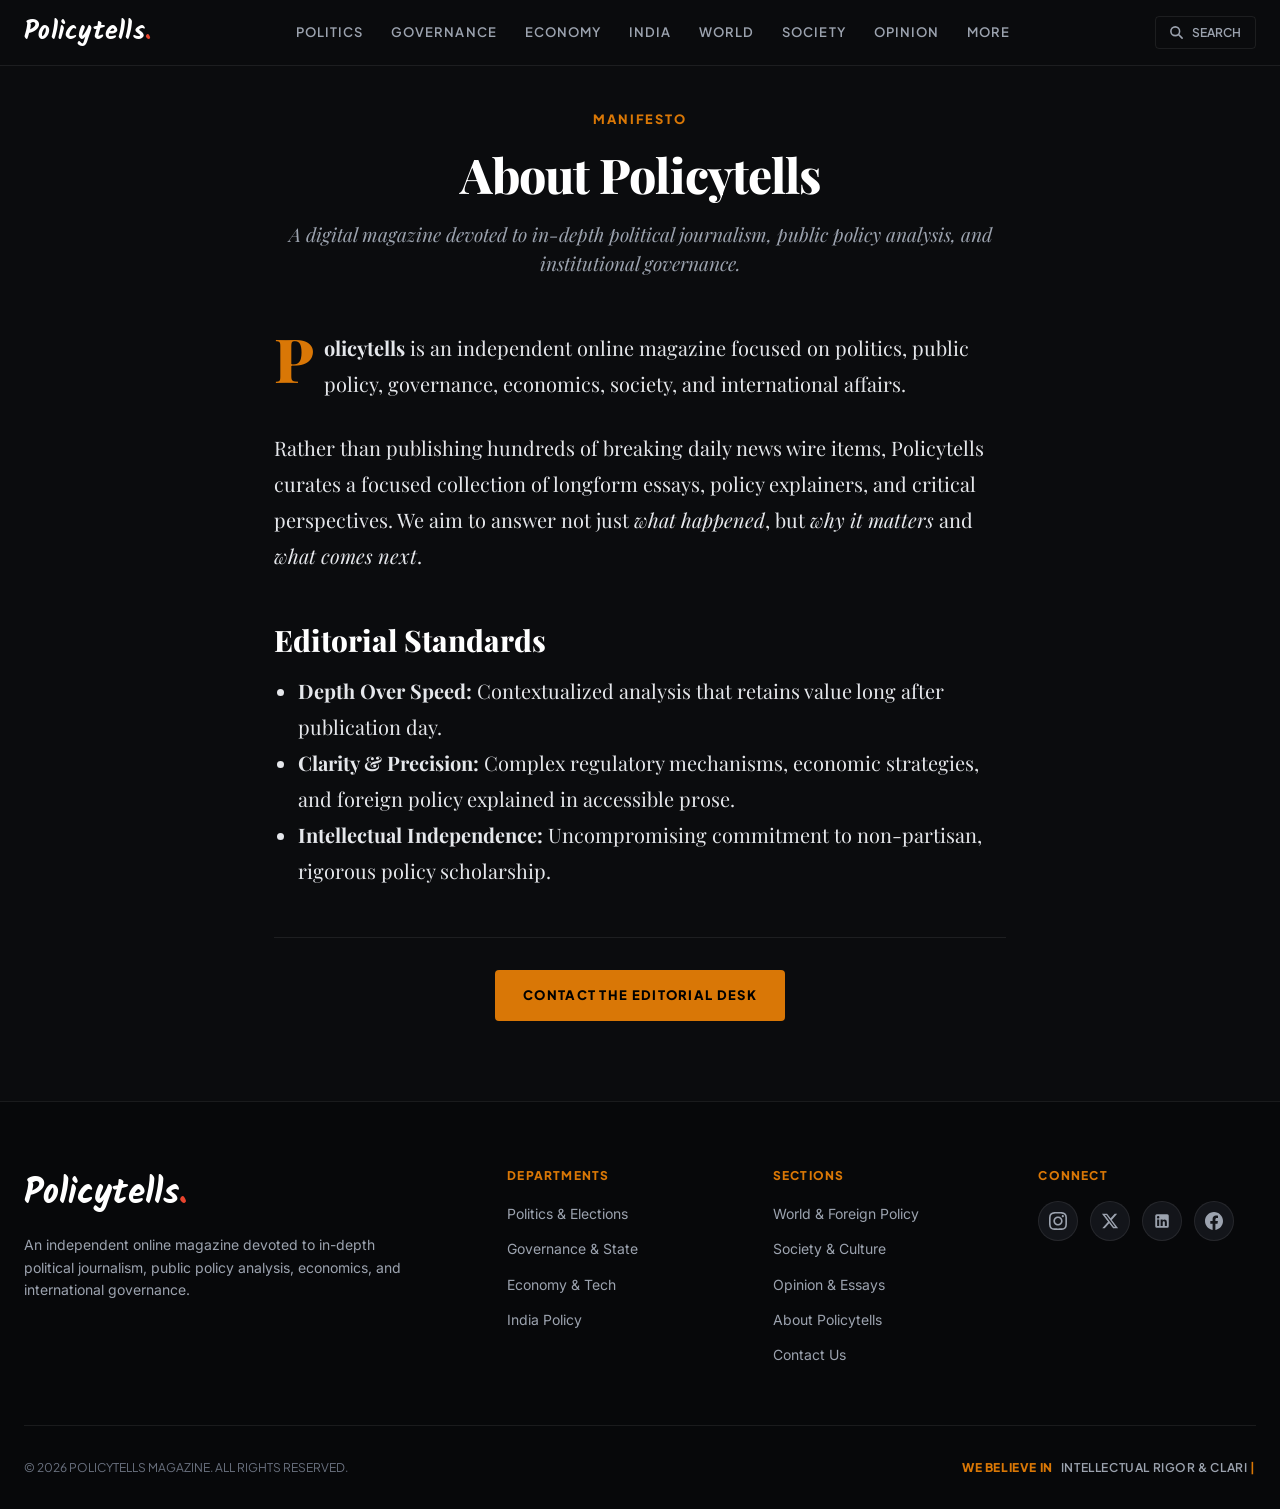
<file: about.html>
<!DOCTYPE html>
<html lang="en">
<head>
  <meta charset="UTF-8">
  <meta name="viewport" content="width=device-width, initial-scale=1.0">
  <title>About — Policytells</title>

  <link rel="icon" href="data:image/svg+xml,%3Csvg xmlns='http://www.w3.org/2000/svg' viewBox='0 0 100 100'%3E%3Crect width='100' height='100' rx='22' fill='%230B0C0E'/%3E%3Ctext x='48' y='68' font-size='56' text-anchor='middle' fill='%23FFFFFF' font-family='Kalam,cursive,serif' font-weight='700'%3EP%3C/text%3E%3Ccircle cx='76' cy='64' r='7' fill='%23e8442e'/%3E%3C/svg%3E">
  <link rel="stylesheet" href="css/style.css">
</head>
<body>

  <!-- Header -->
  <header class="site-header">
    <div class="container header-inner">
      <a href="index.html" class="logo-link">
        <span class="logo">Policytells<span class="dot">.</span></span>
      </a>

      <nav>
        <ul class="header-nav">
          <li class="nav-item"><a href="category.html?cat=politics">Politics</a></li>
          <li class="nav-item"><a href="category.html?cat=governance">Governance</a></li>
          <li class="nav-item"><a href="category.html?cat=economy">Economy</a></li>
          <li class="nav-item"><a href="category.html?cat=india">India</a></li>
          <li class="nav-item"><a href="category.html?cat=world">World</a></li>
          <li class="nav-item"><a href="category.html?cat=society">Society</a></li>
          <li class="nav-item"><a href="category.html?cat=opinion">Opinion</a></li>
          <li class="nav-item"><a href="category.html">More</a></li>
        </ul>
      </nav>

      <div class="header-actions">
        <button class="search-trigger-btn" id="search-trigger" aria-label="Search articles">
          <svg width="15" height="15" fill="none" stroke="currentColor" viewBox="0 0 24 24">
            <path stroke-linecap="round" stroke-linejoin="round" stroke-width="2.5" d="M21 21l-6-6m2-5a7 7 0 11-14 0 7 7 0 0114 0z"></path>
          </svg>
          <span>SEARCH</span>
        </button>

        <button class="mobile-menu-btn" aria-label="Toggle menu">
          <svg width="24" height="24" fill="none" stroke="currentColor" viewBox="0 0 24 24">
            <path stroke-linecap="round" stroke-linejoin="round" stroke-width="2" d="M4 6h16M4 12h16m-7 6h7"></path>
          </svg>
        </button>
      </div>
    </div>
  </header>

  <main class="reading-container">
    <header class="article-reader-header">
      <span class="card-category" style="font-size:0.8rem; letter-spacing:0.15em;">MANIFESTO</span>
      <h1 class="article-reader-title" style="font-size:3rem;">About Policytells</h1>
      <p class="article-reader-subtitle">A digital magazine devoted to in-depth political journalism, public policy analysis, and institutional governance.</p>
    </header>

    <div class="article-text-body">
      <p>
        <strong>Policytells</strong> is an independent online magazine focused on politics, public policy, governance, economics, society, and international affairs.
      </p>

      <p>
        Rather than publishing hundreds of breaking daily news wire items, Policytells curates a focused collection of longform essays, policy explainers, and critical perspectives. We aim to answer not just <em>what happened</em>, but <em>why it matters</em> and <em>what comes next</em>.
      </p>

      <h2>Editorial Standards</h2>
      <ul style="margin-left:1.5rem; margin-bottom:2rem; line-height:1.8;">
        <li><strong>Depth Over Speed:</strong> Contextualized analysis that retains value long after publication day.</li>
        <li><strong>Clarity & Precision:</strong> Complex regulatory mechanisms, economic strategies, and foreign policy explained in accessible prose.</li>
        <li><strong>Intellectual Independence:</strong> Uncompromising commitment to non-partisan, rigorous policy scholarship.</li>
      </ul>

      <div style="border-top:1px solid var(--border-subtle); padding-top:2rem; margin-top:3rem; text-align:center;">
        <a href="contact.html" class="btn-submit">Contact the Editorial Desk</a>
      </div>
    </div>
  </main>

  <footer class="site-footer" style="margin-top:5rem;">
    <div class="container">
      <div class="footer-top-grid">
        <div>
          <div class="footer-brand">Policytells<span class="dot">.</span></div>
          <p class="footer-desc">
            An independent online magazine devoted to in-depth political journalism, public policy analysis, economics, and international governance.
          </p>
        </div>

        <div>
          <h4 class="footer-col-title">DEPARTMENTS</h4>
          <ul class="footer-links-list">
            <li><a href="category.html?cat=politics">Politics & Elections</a></li>
            <li><a href="category.html?cat=governance">Governance & State</a></li>
            <li><a href="category.html?cat=economy">Economy & Tech</a></li>
            <li><a href="category.html?cat=india">India Policy</a></li>
          </ul>
        </div>

        <div>
          <h4 class="footer-col-title">SECTIONS</h4>
          <ul class="footer-links-list">
            <li><a href="category.html?cat=world">World & Foreign Policy</a></li>
            <li><a href="category.html?cat=society">Society & Culture</a></li>
            <li><a href="category.html?cat=opinion">Opinion & Essays</a></li>
            <li><a href="about.html">About Policytells</a></li>
            <li><a href="contact.html">Contact Us</a></li>
          </ul>
        </div>

        <div>
          <h4 class="footer-col-title">CONNECT</h4>
          <div class="social-icon-cards">
            <a href="https://instagram.com" target="_blank" rel="noopener" class="social-icon-card" aria-label="Instagram">
              <svg width="18" height="18" fill="currentColor" viewBox="0 0 24 24"><path d="M12 2.163c3.204 0 3.584.012 4.85.07 3.252.148 4.771 1.691 4.919 4.919.058 1.265.069 1.645.069 4.849 0 3.205-.012 3.584-.069 4.849-.149 3.225-1.664 4.771-4.919 4.919-1.266.058-1.644.07-4.85.07-3.204 0-3.584-.012-4.849-.07-3.26-.149-4.771-1.699-4.919-4.92-.058-1.265-.07-1.644-.07-4.849 0-3.204.013-3.583.07-4.849.149-3.227 1.664-4.771 4.919-4.919 1.266-.057 1.645-.069 4.849-.069zm0-2.163c-3.259 0-3.667.014-4.947.072-4.358.2-6.78 2.618-6.98 6.98-.059 1.281-.073 1.689-.073 4.948 0 3.259.014 3.668.072 4.948.2 4.358 2.618 6.78 6.98 6.98 1.281.058 1.689.072 4.948.072 3.259 0 3.668-.014 4.948-.072 4.354-.2 6.782-2.618 6.979-6.98.059-1.28.073-1.689.073-4.948 0-3.259-.014-3.667-.072-4.947-.196-4.354-2.617-6.78-6.979-6.98-1.281-.059-1.69-.073-4.949-.073zm0 5.838c-3.403 0-6.162 2.759-6.162 6.162s2.759 6.163 6.162 6.163 6.162-2.759 6.162-6.163c0-3.403-2.759-6.162-6.162-6.162zm0 10.162c-2.209 0-4-1.79-4-4 0-2.209 1.791-4 4-4s4 1.791 4 4c0 2.21-1.791 4-4 4zm6.406-11.845c-.796 0-1.441.645-1.441 1.44s.645 1.44 1.441 1.44c.795 0 1.439-.645 1.439-1.44s-.644-1.44-1.439-1.44z"/></svg>
            </a>
            <a href="https://x.com" target="_blank" rel="noopener" class="social-icon-card" aria-label="X (Twitter)">
              <svg width="18" height="18" fill="currentColor" viewBox="0 0 24 24"><path d="M18.244 2.25h3.308l-7.227 8.26 8.502 11.24H16.17l-5.214-6.817L4.99 21.75H1.68l7.73-8.835L1.254 2.25H8.08l4.713 6.231zm-1.161 17.52h1.833L7.084 4.126H5.117z"/></svg>
            </a>
            <a href="https://linkedin.com" target="_blank" rel="noopener" class="social-icon-card" aria-label="LinkedIn">
              <svg width="18" height="18" fill="currentColor" viewBox="0 0 24 24"><path d="M19 3a2 2 0 0 1 2 2v14a2 2 0 0 1-2 2H5a2 2 0 0 1-2-2V5a2 2 0 0 1 2-2h14m-.5 15.5v-5.3a3.26 3.26 0 0 0-3.26-3.26c-.85 0-1.84.52-2.28 1.3v-1.11h-2.79v8.37h2.79v-4.93c0-.77.62-1.4 1.39-1.4a1.4 1.4 0 0 1 1.4 1.4v4.93h2.75M6.88 8.56a1.68 1.68 0 0 0 1.68-1.68c0-.93-.75-1.69-1.68-1.69a1.69 1.69 0 0 0-1.69 1.69c0 .93.76 1.68 1.69 1.68m1.39 9.94v-8.37H5.5v8.37h2.77z"/></svg>
            </a>
            <a href="https://facebook.com" target="_blank" rel="noopener" class="social-icon-card" aria-label="Facebook">
              <svg width="18" height="18" fill="currentColor" viewBox="0 0 24 24"><path d="M24 12.073c0-6.627-5.373-12-12-12s-12 5.373-12 12c0 5.99 4.388 10.954 10.125 11.854v-8.385H7.078v-3.47h3.047V9.43c0-3.007 1.792-4.669 4.533-4.669 1.312 0 2.686.235 2.686.235v2.953H15.83c-1.491 0-1.956.925-1.956 1.874v2.25h3.328l-.532 3.47h-2.796v8.385C19.612 23.027 24 18.062 24 12.073z"/></svg>
            </a>
          </div>
        </div>
      </div>

      <div class="footer-bottom-bar">
        <div>&copy; 2026 POLICYTELLS MAGAZINE. ALL RIGHTS RESERVED.</div>
        <div class="footer-typing-wrap">
          <span class="footer-prefix">WE BELIEVE IN</span>
          <span id="footer-vision-text">INTELLECTUAL RIGOR & CLARITY.</span>
          <span class="footer-cursor">|</span>
        </div>
      </div>
    </div>
  </footer>

  <script src="api/env.js"></script>
  <script src="js/config.js"></script>
  <script src="js/app.js"></script>
</body>
</html>
</file>
<file: css/style.css>
/* ==========================================================================
   PolicyTells — Premium Political & Public Policy Magazine
   Dark, sophisticated editorial identity with Kalam logo, live typewriter, top-anchored hero image & compact social cards.
   ========================================================================== */

@import url('https://fonts.googleapis.com/css2?family=Inter:wght@400;500;600;700&family=Kalam:wght@400;700&family=Playfair+Display:ital,wght@0,600;0,700;0,800;0,900;1,600;1,700&family=Plus+Jakarta+Sans:wght@500;600;700;800&display=swap');

:root {
  --font-serif: 'Playfair Display', Georgia, serif;
  --font-sans: 'Inter', -apple-system, BlinkMacSystemFont, sans-serif;
  --font-ui: 'Plus Jakarta Sans', sans-serif;
  --font-hand: 'Kalam', 'Segoe Script', 'Brush Script MT', cursive;

  /* Dark Sophisticated Palette */
  --bg-dark: #0B0C0E;
  --bg-card: #13151A;
  --bg-card-hover: #181B22;
  --bg-elevated: #1A1D26;

  --text-primary: #FFFFFF;
  --text-secondary: #9CA3AF;
  --text-muted: #6B7280;

  /* Restrained Gold Accents */
  --gold-primary: #D97706;
  --gold-accent: #EAB308;
  --gold-light: #FEF3C7;
  --gold-glow: rgba(217, 119, 6, 0.15);

  --border-subtle: rgba(255, 255, 255, 0.08);
  --border-medium: rgba(255, 255, 255, 0.15);

  --max-width: 1280px;
  --max-width-read: 780px;

  --transition-normal: 0.25s cubic-bezier(0.16, 1, 0.3, 1);
}

*, *::before, *::after {
  box-sizing: border-box;
  margin: 0;
  padding: 0;
}

html {
  font-size: 16px;
  background-color: var(--bg-dark);
  color: var(--text-primary);
  scroll-behavior: smooth;
  -webkit-text-size-adjust: 100%;
}

body {
  font-family: var(--font-sans);
  background-color: var(--bg-dark);
  color: var(--text-primary);
  line-height: 1.6;
  min-height: 100vh;
  display: flex;
  flex-direction: column;
  -webkit-font-smoothing: antialiased;
}

img {
  max-width: 100%;
  height: auto;
  display: block;
}

a {
  color: inherit;
  text-decoration: none;
  transition: color var(--transition-normal);
}

a:hover {
  color: var(--gold-accent);
}

/* --- Layout Containers --- */
.container {
  width: 100%;
  max-width: var(--max-width);
  margin: 0 auto;
  padding: 0 1.5rem;
}

.reading-container {
  width: 100%;
  max-width: var(--max-width-read);
  margin: 0 auto;
  padding: 0 1.5rem;
}

/* --- Header --- */
.site-header {
  position: sticky;
  top: 0;
  z-index: 1000;
  background-color: rgba(11, 12, 14, 0.95);
  backdrop-filter: blur(12px);
  border-bottom: 1px solid var(--border-subtle);
  padding: 1rem 0;
}

.header-inner {
  display: flex;
  align-items: center;
  justify-content: space-between;
  gap: 2rem;
}

.logo-link {
  display: flex;
  align-items: center;
  gap: 0.5rem;
}

/* Policytells Logo copied from policytells.vercel.app with Live Typewriter Support */
.logo {
  font-family: var(--font-hand);
  font-size: 1.65rem;
  font-weight: 700;
  letter-spacing: 0.01em;
  color: #FFFFFF;
  text-decoration: none;
  white-space: nowrap;
  flex: 0 0 auto;
  line-height: 1;
  display: inline-flex;
  align-items: center;
  transition: color 0.2s ease;
}

.logo:hover {
  color: var(--gold-accent);
}

.type-text {
  display: inline-block;
  min-width: 110px;
}

/* Blinking Red Period Dot copied from policytells.vercel.app */
.logo .dot {
  color: #e8442e;
  animation: twBlink 1.8s steps(1) infinite;
  display: inline-block;
}

@keyframes twBlink {
  0%, 100% { opacity: 1; }
  50% { opacity: 0; }
}

/* Navigation */
.header-nav {
  display: flex;
  align-items: center;
  gap: 1.75rem;
  list-style: none;
}

.nav-item a {
  font-family: var(--font-ui);
  font-size: 0.8125rem;
  font-weight: 600;
  text-transform: uppercase;
  letter-spacing: 0.08em;
  color: var(--text-secondary);
  padding: 0.4rem 0;
  position: relative;
  transition: color var(--transition-normal);
}

.nav-item a:hover,
.nav-item a.active {
  color: #FFFFFF;
}

.nav-item a.active::after {
  content: '';
  position: absolute;
  bottom: 0;
  left: 0;
  width: 100%;
  height: 2px;
  background-color: var(--gold-primary);
}

.header-actions {
  display: flex;
  align-items: center;
  gap: 1rem;
}

.search-trigger-btn {
  background: none;
  border: 1px solid var(--border-subtle);
  color: var(--text-secondary);
  padding: 0.5rem 0.85rem;
  border-radius: 4px;
  cursor: pointer;
  display: flex;
  align-items: center;
  gap: 0.5rem;
  font-family: var(--font-ui);
  font-size: 0.75rem;
  font-weight: 600;
  transition: all var(--transition-normal);
}

.search-trigger-btn:hover {
  border-color: var(--gold-primary);
  color: #FFFFFF;
}

.mobile-menu-btn {
  display: none;
  background: none;
  border: none;
  color: #FFFFFF;
  cursor: pointer;
  padding: 0.5rem;
}

/* --- Hero Section (Top-Anchored Background Image for PC & Mobile) --- */
.hero-wrapper {
  position: relative;
  width: 100%;
  min-height: 580px;
  height: 76vh;
  max-height: 720px;
  background-color: #050608;
  overflow: hidden;
  border-bottom: 1px solid var(--border-subtle);
  margin-bottom: 2.5rem;
}

.hero-background-img {
  position: absolute;
  top: 0;
  left: 0;
  width: 100%;
  height: 100%;
  object-fit: cover;
  object-position: top center; /* Anchors top edge so dome & flag are NEVER cropped on PC view */
  transition: opacity 0.6s ease;
}

.hero-overlay {
  position: absolute;
  inset: 0;
  background: 
    linear-gradient(180deg, rgba(11, 12, 14, 0.25) 0%, rgba(11, 12, 14, 0.75) 75%, #0B0C0E 100%),
    linear-gradient(90deg, rgba(11, 12, 14, 0.92) 0%, rgba(11, 12, 14, 0.65) 45%, rgba(11, 12, 14, 0.15) 100%);
  z-index: 2;
}

.hero-content-container {
  position: relative;
  z-index: 3;
  height: 100%;
  display: flex;
  flex-direction: column;
  justify-content: center;
  max-width: 680px;
  padding-top: 2rem;
  padding-bottom: 2rem;
}

.hero-category-badge {
  display: inline-flex;
  align-items: center;
  gap: 0.5rem;
  font-family: var(--font-ui);
  font-size: 0.75rem;
  font-weight: 800;
  text-transform: uppercase;
  letter-spacing: 0.15em;
  color: var(--gold-primary);
  margin-bottom: 1rem;
}

.hero-category-badge::before {
  content: '';
  display: inline-block;
  width: 8px;
  height: 8px;
  background-color: var(--gold-primary);
  border-radius: 50%;
}

.hero-title {
  font-family: var(--font-serif);
  font-size: clamp(2rem, 3.8vw, 3.25rem);
  line-height: 1.12;
  font-weight: 800;
  letter-spacing: -0.02em;
  color: #FFFFFF;
  margin-bottom: 1rem;
  text-shadow: 0 2px 10px rgba(0, 0, 0, 0.6);
}

.hero-title a:hover {
  color: var(--gold-light);
}

.hero-excerpt {
  font-size: 1.05rem;
  color: var(--text-secondary);
  line-height: 1.6;
  margin-bottom: 1.75rem;
  max-width: 620px;
  text-shadow: 0 1px 4px rgba(0, 0, 0, 0.5);
}

.hero-actions {
  display: flex;
  align-items: center;
  gap: 1.5rem;
}

.btn-hero-primary {
  display: inline-flex;
  align-items: center;
  gap: 0.6rem;
  background-color: var(--gold-primary);
  color: #000000 !important;
  font-family: var(--font-ui);
  font-size: 0.8125rem;
  font-weight: 800;
  text-transform: uppercase;
  letter-spacing: 0.1em;
  padding: 0.85rem 1.75rem;
  border-radius: 4px;
  transition: all var(--transition-normal);
  border: none;
  white-space: nowrap;
}

.btn-hero-primary:hover {
  background-color: var(--gold-accent);
  color: #000000 !important;
  transform: translateY(-2px);
  box-shadow: 0 4px 20px rgba(217, 119, 6, 0.3);
}

.hero-meta {
  font-family: var(--font-ui);
  font-size: 0.75rem;
  color: var(--text-muted);
  display: flex;
  align-items: center;
  gap: 0.75rem;
  text-transform: uppercase;
  letter-spacing: 0.05em;
}

/* Hero Carousel Slide Controls */
.hero-controls {
  position: absolute;
  bottom: 2rem;
  right: 2rem;
  z-index: 4;
  display: flex;
  align-items: center;
  gap: 1rem;
  background: rgba(19, 21, 26, 0.85);
  backdrop-filter: blur(8px);
  border: 1px solid var(--border-subtle);
  padding: 0.5rem 1rem;
  border-radius: 30px;
}

.slide-indicator {
  font-family: var(--font-ui);
  font-size: 0.75rem;
  font-weight: 700;
  color: var(--text-secondary);
}

.slide-indicator strong {
  color: var(--gold-primary);
}

.slide-nav-btn {
  background: none;
  border: none;
  color: var(--text-secondary);
  cursor: pointer;
  padding: 0.2rem;
  display: flex;
  align-items: center;
  transition: color var(--transition-normal);
}

.slide-nav-btn:hover {
  color: #FFFFFF;
}

/* --- Section Headers --- */
.section-header-bar {
  display: flex;
  align-items: center;
  justify-content: space-between;
  border-bottom: 1px solid var(--border-subtle);
  padding-bottom: 0.75rem;
  margin: 3.5rem 0 2rem 0;
}

.section-title-main {
  font-family: var(--font-serif);
  font-size: 1.75rem;
  font-weight: 800;
  letter-spacing: -0.01em;
  color: #FFFFFF;
  display: flex;
  align-items: center;
  gap: 0.75rem;
}

.section-title-main::before {
  content: '';
  display: inline-block;
  width: 4px;
  height: 1.25rem;
  background-color: var(--gold-primary);
}

.section-view-all {
  font-family: var(--font-ui);
  font-size: 0.75rem;
  font-weight: 700;
  text-transform: uppercase;
  letter-spacing: 0.1em;
  color: var(--gold-primary);
}

/* --- Editorial Cards Grid --- */
.editorial-cards-grid {
  display: grid;
  grid-template-columns: repeat(3, 1fr);
  gap: 2rem;
}

.editorial-card {
  background-color: var(--bg-card);
  border: 1px solid var(--border-subtle);
  border-radius: 6px;
  overflow: hidden;
  display: flex;
  flex-direction: column;
  transition: transform var(--transition-normal), border-color var(--transition-normal), box-shadow var(--transition-normal);
}

.editorial-card:hover {
  transform: translateY(-4px);
  border-color: var(--border-medium);
  box-shadow: 0 12px 30px rgba(0, 0, 0, 0.5);
}

.card-img-wrapper {
  width: 100%;
  aspect-ratio: 16 / 10;
  overflow: hidden;
  background-color: #1A1D24;
}

.card-img {
  width: 100%;
  height: 100%;
  object-fit: cover;
  transition: transform 0.4s ease;
}

.editorial-card:hover .card-img {
  transform: scale(1.04);
}

.card-content {
  padding: 1.5rem;
  display: flex;
  flex-direction: column;
  flex: 1;
}

.card-category {
  font-family: var(--font-ui);
  font-size: 0.7rem;
  font-weight: 800;
  text-transform: uppercase;
  letter-spacing: 0.1em;
  color: var(--gold-primary);
  margin-bottom: 0.6rem;
}

.card-headline {
  font-family: var(--font-serif);
  font-size: 1.35rem;
  line-height: 1.25;
  font-weight: 700;
  color: #FFFFFF;
  margin-bottom: 0.75rem;
}

.card-headline a:hover {
  color: var(--gold-accent);
}

.card-excerpt {
  font-size: 0.9rem;
  color: var(--text-secondary);
  line-height: 1.55;
  margin-bottom: 1.25rem;
  flex: 1;
}

.card-footer-meta {
  margin-top: auto;
  padding-top: 1rem;
  border-top: 1px solid var(--border-subtle);
  font-family: var(--font-ui);
  font-size: 0.75rem;
  color: var(--text-muted);
  display: flex;
  justify-content: space-between;
  align-items: center;
}

/* --- Compact Logo-Only Social Media Cards in Footer --- */
.social-icon-cards {
  display: flex;
  align-items: center;
  gap: 0.75rem;
  margin-top: 0.5rem;
}

.social-icon-card {
  width: 40px;
  height: 40px;
  border-radius: 50%;
  background-color: var(--bg-card);
  border: 1px solid var(--border-subtle);
  display: flex;
  align-items: center;
  justify-content: center;
  color: var(--text-secondary);
  transition: all var(--transition-normal);
}

.social-icon-card:hover {
  border-color: var(--gold-primary);
  color: var(--gold-primary);
  background-color: var(--bg-card-hover);
  transform: translateY(-2px);
  box-shadow: 0 4px 12px rgba(217, 119, 6, 0.25);
}

/* --- Single Article Reader & Hero Section --- */
.article-reader-header {
  padding: 2.5rem 0 1.5rem 0;
  text-align: center;
}

.article-reader-title {
  font-family: var(--font-serif);
  font-size: clamp(2.25rem, 4.5vw, 3.5rem);
  line-height: 1.1;
  font-weight: 800;
  color: #FFFFFF;
  margin: 1rem 0 1.25rem 0;
  letter-spacing: -0.02em;
}

.article-reader-subtitle {
  font-family: var(--font-serif);
  font-size: 1.2rem;
  font-style: italic;
  color: var(--text-secondary);
  max-width: 720px;
  margin: 0 auto 1.75rem auto;
  line-height: 1.5;
}

.article-reader-meta {
  display: flex;
  align-items: center;
  justify-content: center;
  gap: 1.25rem;
  padding: 0.85rem 0;
  border-top: 1px solid var(--border-subtle);
  border-bottom: 1px solid var(--border-subtle);
  font-family: var(--font-ui);
  font-size: 0.8125rem;
  color: var(--text-muted);
}

/* Article Hero Cover Image Frame — Unclipped Top Artwork Position */
.article-cover-hero {
  margin: 2rem 0 2.5rem 0;
  width: 100%;
  border-radius: 6px;
  overflow: hidden;
  border: 1px solid var(--border-subtle);
  background-color: var(--bg-card);
}

.article-cover-hero img {
  width: 100%;
  height: auto;
  max-height: 680px;
  object-fit: cover;
  object-position: top center; /* Anchors the top of the artwork so it is NEVER cropped out behind header */
  display: block;
}

.article-text-body {
  font-family: var(--font-serif);
  font-size: 1.25rem;
  line-height: 1.8;
  color: #E5E7EB;
}

.article-text-body p {
  margin-bottom: 1.75rem;
}

.article-text-body p:first-of-type::first-letter {
  font-size: 3.8rem;
  float: left;
  line-height: 0.85;
  padding-right: 0.6rem;
  padding-top: 0.1rem;
  font-weight: 800;
  color: var(--gold-primary);
}

.article-text-body h2 {
  font-family: var(--font-serif);
  font-size: 1.85rem;
  color: #FFFFFF;
  margin: 3rem 0 1rem 0;
  font-weight: 800;
  line-height: 1.2;
}

.article-text-body blockquote {
  border-left: 3px solid var(--gold-primary);
  padding-left: 1.5rem;
  margin: 2.5rem 0;
  font-style: italic;
  font-size: 1.4rem;
  color: #FFFFFF;
}

/* --- Forms & Controls (High Contrast Hover Color) --- */
.form-group {
  margin-bottom: 1.5rem;
}

.form-label {
  display: block;
  font-family: var(--font-ui);
  font-size: 0.75rem;
  font-weight: 700;
  text-transform: uppercase;
  letter-spacing: 0.05em;
  margin-bottom: 0.4rem;
  color: var(--text-secondary);
}

.form-control {
  width: 100%;
  padding: 0.85rem 1rem;
  background-color: var(--bg-card);
  border: 1px solid var(--border-subtle);
  border-radius: 4px;
  color: #FFFFFF;
  font-family: var(--font-sans);
  font-size: 0.95rem;
  transition: border-color var(--transition-normal);
}

.form-control:focus {
  outline: none;
  border-color: var(--gold-primary);
}

textarea.form-control {
  min-height: 140px;
  resize: vertical;
}

.btn-submit {
  display: inline-flex;
  align-items: center;
  justify-content: center;
  padding: 0.85rem 1.75rem;
  background-color: var(--gold-primary);
  color: #000000 !important;
  font-family: var(--font-ui);
  font-size: 0.8125rem;
  font-weight: 800;
  text-transform: uppercase;
  letter-spacing: 0.1em;
  border: none;
  border-radius: 4px;
  cursor: pointer;
  transition: all var(--transition-normal);
}

.btn-submit:hover,
a.btn-submit:hover {
  background-color: var(--gold-accent);
  color: #000000 !important;
}

.btn-secondary {
  display: inline-flex;
  align-items: center;
  justify-content: center;
  padding: 0.6rem 1.25rem;
  background-color: transparent;
  color: #FFFFFF !important;
  border: 1px solid var(--border-medium);
  font-family: var(--font-ui);
  font-size: 0.75rem;
  font-weight: 700;
  border-radius: 4px;
  cursor: pointer;
  transition: all var(--transition-normal);
}

.btn-secondary:hover {
  border-color: var(--gold-primary);
  color: var(--gold-primary) !important;
  background-color: rgba(217, 119, 6, 0.1);
}

.alert {
  padding: 1rem;
  border-radius: 4px;
  font-family: var(--font-ui);
  font-size: 0.85rem;
  margin-bottom: 1.5rem;
}

.alert-success { background: rgba(34, 197, 94, 0.15); color: #4ADE80; border: 1px solid rgba(34, 197, 94, 0.3); }
.alert-error { background: rgba(239, 68, 68, 0.15); color: #F87171; border: 1px solid rgba(239, 68, 68, 0.3); }

/* --- Search Modal --- */
.search-modal {
  position: fixed;
  inset: 0;
  z-index: 2000;
  background-color: rgba(11, 12, 14, 0.95);
  backdrop-filter: blur(16px);
  display: none;
  align-items: flex-start;
  justify-content: center;
  padding-top: 10vh;
}

.search-modal.active {
  display: flex;
}

.search-box-inner {
  width: 100%;
  max-width: 640px;
  padding: 0 1.5rem;
}

.search-input-field {
  width: 100%;
  background: transparent;
  border: none;
  border-bottom: 2px solid var(--gold-primary);
  color: #FFFFFF;
  font-family: var(--font-serif);
  font-size: 2rem;
  padding: 0.75rem 0;
}

.search-input-field:focus {
  outline: none;
}

.search-results-list {
  margin-top: 2rem;
  max-height: 50vh;
  overflow-y: auto;
}

/* --- Admin Panel --- */
.admin-header {
  background-color: #050608;
  border-bottom: 1px solid var(--border-subtle);
  padding: 1.25rem 0;
  margin-bottom: 2.5rem;
}

.admin-header .container {
  display: flex;
  justify-content: space-between;
  align-items: center;
}

.admin-card {
  background-color: var(--bg-card);
  border: 1px solid var(--border-subtle);
  border-radius: 6px;
  padding: 2rem;
  margin-bottom: 2rem;
}

.data-table {
  width: 100%;
  border-collapse: collapse;
  font-size: 0.875rem;
  text-align: left;
}

.data-table th, .data-table td {
  padding: 1rem;
  border-bottom: 1px solid var(--border-subtle);
}

.data-table th {
  font-family: var(--font-ui);
  font-size: 0.75rem;
  text-transform: uppercase;
  color: var(--text-muted);
  background-color: #0A0B0E;
}

.status-pill {
  font-family: var(--font-ui);
  font-size: 0.65rem;
  font-weight: 800;
  text-transform: uppercase;
  padding: 0.2rem 0.6rem;
  border-radius: 20px;
}

.status-pill.published { background: rgba(34, 197, 94, 0.2); color: #4ADE80; }
.status-pill.draft { background: rgba(234, 179, 8, 0.2); color: #FACC15; }
.status-pill.featured { background: rgba(168, 85, 247, 0.2); color: #C084FC; }

.image-upload-box {
  border: 2px dashed var(--border-medium);
  border-radius: 6px;
  padding: 2rem;
  text-align: center;
  background-color: #0D0E12;
  cursor: pointer;
}

.image-upload-box:hover {
  border-color: var(--gold-primary);
}

.preview-thumbnail {
  max-height: 180px;
  border-radius: 4px;
  margin-top: 1rem;
  border: 1px solid var(--border-subtle);
}

.toggle-group {
  display: flex;
  align-items: center;
  gap: 0.75rem;
}

.toggle-switch {
  position: relative;
  display: inline-block;
  width: 44px;
  height: 24px;
}

.toggle-switch input { opacity: 0; width: 0; height: 0; }

.toggle-slider {
  position: absolute;
  cursor: pointer;
  top: 0; left: 0; right: 0; bottom: 0;
  background-color: #374151;
  transition: 0.2s;
  border-radius: 24px;
}

.toggle-slider:before {
  position: absolute;
  content: "";
  height: 18px;
  width: 18px;
  left: 3px;
  bottom: 3px;
  background-color: white;
  transition: 0.2s;
  border-radius: 50%;
}

input:checked + .toggle-slider { background-color: var(--gold-primary); }
input:checked + .toggle-slider:before { transform: translateX(20px); }

/* --- Footer --- */
.site-footer {
  background-color: #07080A;
  border-top: 1px solid var(--border-subtle);
  padding: 4rem 0 2rem 0;
  margin-top: auto;
}

.footer-top-grid {
  display: grid;
  grid-template-columns: 2fr repeat(3, 1fr);
  gap: 3rem;
  padding-bottom: 3rem;
  border-bottom: 1px solid var(--border-subtle);
}

.footer-brand {
  font-family: var(--font-hand);
  font-size: 2.2rem;
  font-weight: 700;
  color: #FFFFFF;
  margin-bottom: 0.75rem;
}

.footer-brand .dot {
  color: #e8442e;
  animation: twBlink 1.8s steps(1) infinite;
}

.footer-desc {
  font-size: 0.875rem;
  color: var(--text-secondary);
  line-height: 1.6;
  max-width: 380px;
}

.footer-col-title {
  font-family: var(--font-ui);
  font-size: 0.75rem;
  font-weight: 800;
  text-transform: uppercase;
  letter-spacing: 0.1em;
  color: var(--gold-primary);
  margin-bottom: 1rem;
}

.footer-links-list {
  list-style: none;
}

.footer-links-list li {
  margin-bottom: 0.6rem;
}

.footer-links-list a {
  font-size: 0.875rem;
  color: var(--text-secondary);
}

.footer-links-list a:hover {
  color: #FFFFFF;
}

.footer-bottom-bar {
  padding-top: 2rem;
  display: flex;
  justify-content: space-between;
  align-items: center;
  font-family: var(--font-ui);
  font-size: 0.75rem;
  color: var(--text-muted);
}

/* Footer Fixed Prefix and Dynamic Typed Vision Text with Gap */
.footer-typing-wrap {
  display: flex;
  align-items: center;
  color: var(--text-secondary);
  font-weight: 600;
  letter-spacing: 0.05em;
  text-transform: uppercase;
  white-space: nowrap;
}

.footer-prefix {
  color: var(--gold-primary);
  font-weight: 800;
  margin-right: 8px; /* Explicit gap after IN */
  display: inline-block;
  flex-shrink: 0; /* Ensures 'WE BELIEVE IN ' is 100% fixed in position */
}

.footer-cursor {
  color: var(--gold-primary);
  font-weight: bold;
  animation: blinkCursor 0.8s infinite;
  margin-left: 3px;
}

@keyframes blinkCursor {
  0%, 100% { opacity: 1; }
  50% { opacity: 0; }
}

/* Empty State / Spinner */
.empty-state {
  text-align: center;
  padding: 4rem 2rem;
  color: var(--text-secondary);
}

.spinner {
  display: inline-block;
  width: 28px;
  height: 28px;
  border: 3px solid rgba(255, 255, 255, 0.1);
  border-top-color: var(--gold-primary);
  border-radius: 50%;
  animation: spin 0.8s linear infinite;
}

@keyframes spin {
  to { transform: rotate(360deg); }
}

/* --- Responsive Rules for Mobile View (Sliding Nav Drawer & Hero Formatting) --- */
@media (max-width: 1024px) {
  .editorial-cards-grid { grid-template-columns: repeat(2, 1fr); }
  .footer-top-grid { grid-template-columns: 1fr 1fr; }
}

@media (max-width: 768px) {
  .mobile-menu-btn {
    display: flex;
    align-items: center;
    justify-content: center;
  }

  /* Sliding Navigation Drawer for Mobile */
  .header-nav {
    display: none;
    position: absolute;
    top: 100%;
    left: 0;
    right: 0;
    background-color: rgba(11, 12, 14, 0.98);
    backdrop-filter: blur(16px);
    border-bottom: 1px solid var(--border-medium);
    flex-direction: column;
    padding: 1.5rem 2rem;
    gap: 1.25rem;
    box-shadow: 0 12px 30px rgba(0, 0, 0, 0.9);
    z-index: 999;
  }

  .header-nav.active {
    display: flex;
    animation: slideNavDown 0.25s ease forwards;
  }

  .nav-item a {
    font-size: 0.95rem;
    display: block;
    padding: 0.5rem 0;
  }

  .hero-wrapper {
    height: auto;
    min-height: 520px;
    padding-bottom: 4.5rem;
  }

  .hero-overlay {
    background: linear-gradient(0deg, #0B0C0E 25%, rgba(11, 12, 14, 0.85) 65%, rgba(11, 12, 14, 0.4) 100%);
  }

  .hero-content-container {
    padding: 3.5rem 1rem 2rem 1rem;
    max-width: 100%;
  }

  .hero-title {
    font-size: clamp(1.65rem, 5.5vw, 2.25rem);
    line-height: 1.15;
    margin-bottom: 0.85rem;
  }

  .hero-excerpt {
    font-size: 0.95rem;
    line-height: 1.5;
    margin-bottom: 1.5rem;
  }

  .hero-actions {
    flex-wrap: wrap;
    gap: 1rem;
  }

  .btn-hero-primary {
    white-space: nowrap;
    padding: 0.75rem 1.25rem;
    font-size: 0.75rem;
  }

  .hero-meta {
    flex-wrap: wrap;
    font-size: 0.7rem;
    gap: 0.5rem;
  }

  .hero-controls {
    bottom: 1rem;
    right: 1rem;
    padding: 0.35rem 0.75rem;
  }

  .article-cover-hero img {
    max-height: 420px;
    object-position: top center;
  }

  .editorial-cards-grid { grid-template-columns: 1fr; }
  .footer-top-grid { grid-template-columns: 1fr; }
  .footer-bottom-bar { flex-direction: column; gap: 1rem; text-align: center; }
}

@keyframes slideNavDown {
  from {
    opacity: 0;
    transform: translateY(-8px);
  }
  to {
    opacity: 1;
    transform: translateY(0);
  }
}
</file>
